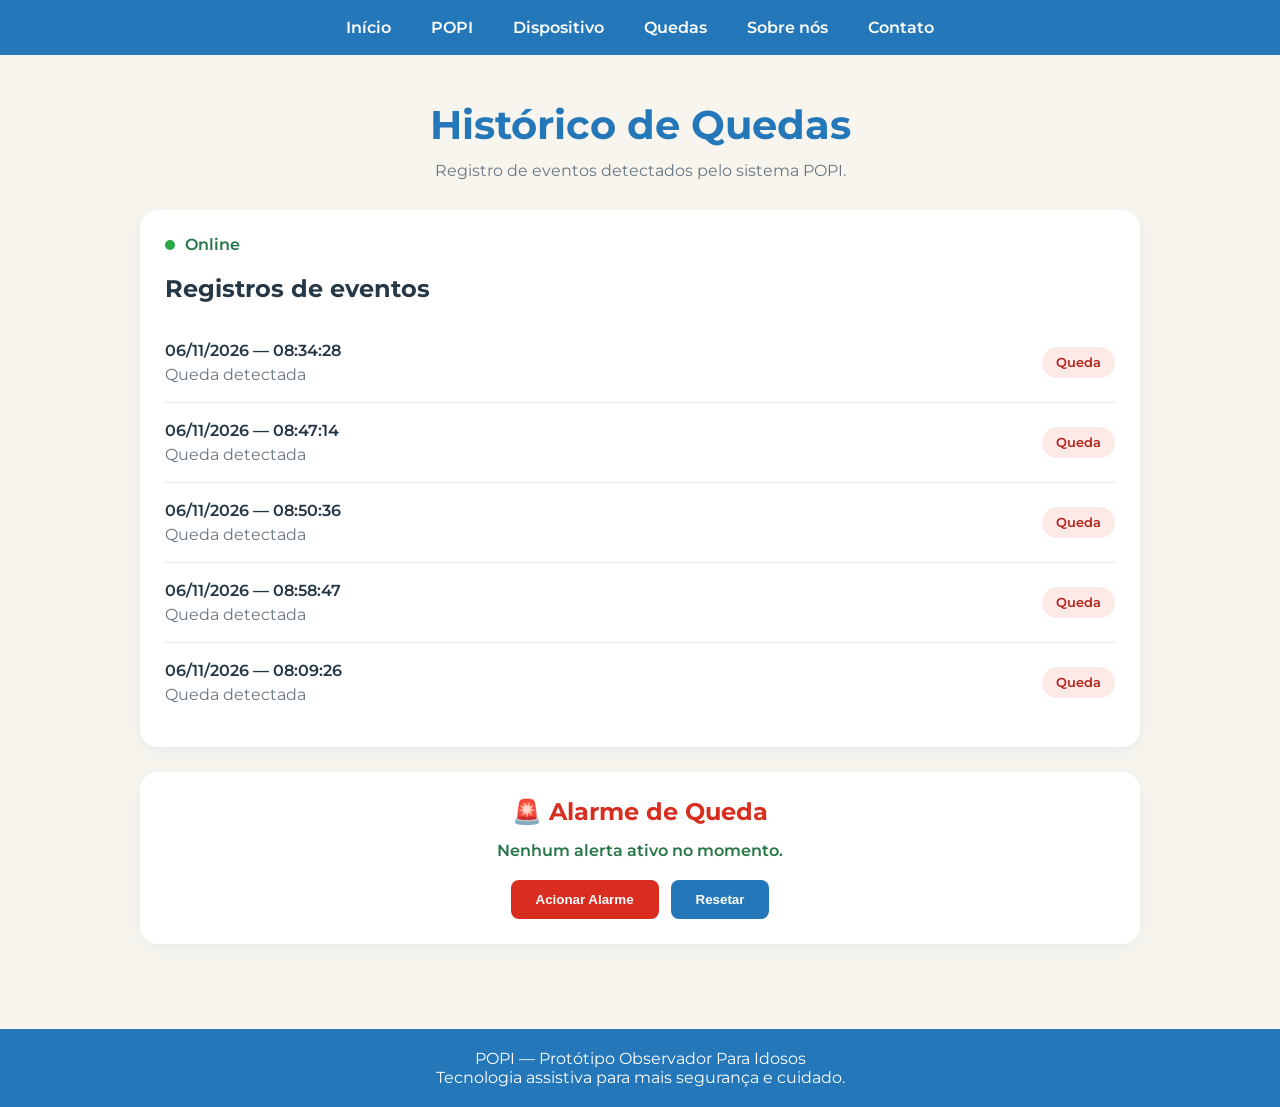
<file: quedas.html>
<!DOCTYPE html>
<html lang="pt-BR">
<head>
<meta charset="UTF-8">
<meta name="viewport" content="width=device-width, initial-scale=1.0">
<title>Histórico de Quedas | POPI</title>

<link rel="preconnect" href="https://fonts.googleapis.com">
<link rel="preconnect" href="https://fonts.gstatic.com" crossorigin>
<link href="https://fonts.googleapis.com/css2?family=Montserrat:wght@400;500;600;700&display=swap" rel="stylesheet">

<style>

*{
  margin:0;
  padding:0;
  box-sizing:border-box;
}

body{
  font-family:'Montserrat',sans-serif;
  background:#F8F5EE;
  color:#263746;
  min-height:100vh;
  display:flex;
  flex-direction:column;
}

/* CABEÇALHO */

header{
  width:100%;
  background:#2477B8;
  padding:18px 5%;
}

nav{
  display:flex;
  justify-content:center;
}

nav ul{
  display:flex;
  gap:40px;
  list-style:none;
  flex-wrap:wrap;
}

nav a{
  color:white;
  text-decoration:none;
  font-weight:600;
}

nav a:hover{
  text-decoration:underline;
}

/* CONTEÚDO */

main{
  width:min(1000px,92%);
  margin:45px auto;
  flex:1;
}

.titulo{
  text-align:center;
  margin-bottom:30px;
}

.titulo h1{
  color:#2477B8;
  font-size:clamp(1.8rem,4vw,2.5rem);
  margin-bottom:12px;
}

.titulo p{
  color:#687782;
}

.painel{
  background:white;
  border-radius:18px;
  padding:25px;
  margin-bottom:25px;
  box-shadow:0 4px 18px rgba(36,119,184,.08);
}

.status{
  display:flex;
  align-items:center;
  gap:10px;
  color:#267546;
  font-weight:600;
  margin-bottom:20px;
}

.indicador{
  width:10px;
  height:10px;
  background:#28a745;
  border-radius:50%;
}

.painel h2{
  margin-bottom:20px;
}

.registro{
  display:grid;
  grid-template-columns:1fr auto;
  gap:12px;
  align-items:center;
  padding:18px 0;
  border-bottom:1px solid #e9edf2;
}

.registro:last-child{
  border-bottom:none;
}

.data{
  font-weight:600;
  margin-bottom:5px;
}

.descricao{
  color:#687782;
}

.etiqueta{
  background:#fde9e7;
  color:#b42318;
  border-radius:20px;
  padding:8px 14px;
  font-size:.8rem;
  font-weight:600;
}

/* ALARME */

.alarme{
  background:#ffffff;
  border-radius:18px;
  padding:25px;
  text-align:center;
  box-shadow:0 4px 18px rgba(36,119,184,.08);
}

.alarme h2{
  color:#d92d20;
  margin-bottom:15px;
}

#statusAlarme{
  font-weight:600;
  color:#267546;
  margin-bottom:20px;
}

.botoes-alarme{
  display:flex;
  justify-content:center;
  gap:12px;
  flex-wrap:wrap;
}

.botao-alarme{
  background:#d92d20;
  color:white;
  border:none;
  border-radius:8px;
  padding:12px 25px;
  cursor:pointer;
  font-weight:600;
}

.botao-alarme:hover{
  background:#b42318;
}

.botao-reset{
  background:#2477B8;
  color:white;
  border:none;
  border-radius:8px;
  padding:12px 25px;
  cursor:pointer;
  font-weight:600;
}

.botao-reset:hover{
  background:#1f649b;
}

.alarme-ativo{
  background:#fff1f1;
  border:2px solid #d92d20;
}

/* RODAPÉ */

footer{
  background:#2477B8;
  color:white;
  text-align:center;
  padding:20px;
  margin-top:40px;
}

/* RESPONSIVO */

@media(max-width:600px){

  nav ul{
    gap:15px;
    justify-content:center;
  }

  .registro{
    grid-template-columns:1fr;
  }

  .etiqueta{
    justify-self:start;
  }

}

</style>
</head>

<body>

<header>

  <nav>
    <ul>
      <li><a href="index.html#inicio">Início</a></li>
      <li><a href="index.html#popi">POPI</a></li>
      <li><a href="index.html#dispositivo">Dispositivo</a></li>
      <li><a href="quedas.html">Quedas</a></li>
      <li><a href="index.html#sobre">Sobre nós</a></li>
      <li><a href="index.html#contato">Contato</a></li>
    </ul>
  </nav>

</header>

<main>

  <section class="titulo">
    <h1>Histórico de Quedas</h1>
    <p>Registro de eventos detectados pelo sistema POPI.</p>
  </section>

  <section class="painel">

    <div class="status">
      <span class="indicador"></span>
      <span>Online</span>
    </div>

    <h2>Registros de eventos</h2>

    <div class="registro">
      <div>
        <p class="data">06/11/2026 — 08:34:28</p>
        <p class="descricao">Queda detectada</p>
      </div>
      <span class="etiqueta">Queda</span>
    </div>

    <div class="registro">
      <div>
        <p class="data">06/11/2026 — 08:47:14</p>
        <p class="descricao">Queda detectada</p>
      </div>
      <span class="etiqueta">Queda</span>
    </div>

    <div class="registro">
      <div>
        <p class="data">06/11/2026 — 08:50:36</p>
        <p class="descricao">Queda detectada</p>
      </div>
      <span class="etiqueta">Queda</span>
    </div>

    <div class="registro">
      <div>
        <p class="data">06/11/2026 — 08:58:47</p>
        <p class="descricao">Queda detectada</p>
      </div>
      <span class="etiqueta">Queda</span>
    </div>

    <div class="registro">
      <div>
        <p class="data">06/11/2026 — 08:09:26</p>
        <p class="descricao">Queda detectada</p>
      </div>
      <span class="etiqueta">Queda</span>
    </div>

  </section>

  <section class="alarme">

    <h2>🚨 Alarme de Queda</h2>

    <p id="statusAlarme">
      Nenhum alerta ativo no momento.
    </p>

    <div class="botoes-alarme">

      <button class="botao-alarme" onclick="acionarAlarme()">
        Acionar Alarme
      </button>

      <button class="botao-reset" onclick="resetarAlarme()">
        Resetar
      </button>

    </div>

  </section>

</main>

<footer>
  <p>POPI — Protótipo Observador Para Idosos</p>
  <p>Tecnologia assistiva para mais segurança e cuidado.</p>
</footer>

<script>

function acionarAlarme(){

  const alarme = document.querySelector(".alarme");
  const status = document.getElementById("statusAlarme");

  alarme.classList.add("alarme-ativo");

  status.innerHTML =
  "🚨 EMERGÊNCIA! Queda detectada. Responsável notificado.";

  status.style.color = "#d92d20";
}

function resetarAlarme(){

  const alarme = document.querySelector(".alarme");
  const status = document.getElementById("statusAlarme");

  alarme.classList.remove("alarme-ativo");

  status.innerHTML =
  "Nenhum alerta ativo no momento.";

  status.style.color = "#267546";
}

</script>

</body>
</html>
</file>
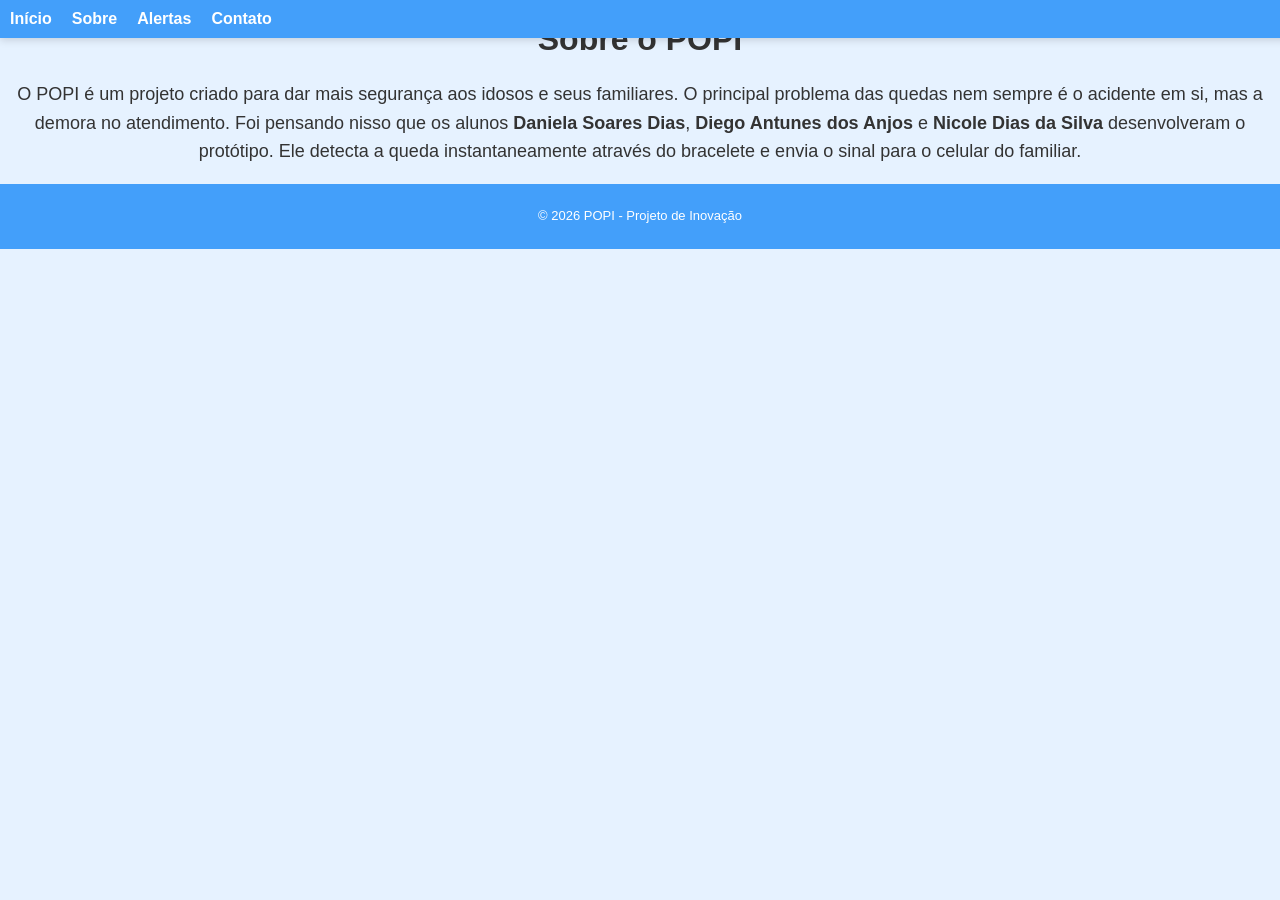
<file: sobre.html>
<!DOCTYPE html>
<html lang="pt-BR">
<head>
  <meta charset="UTF-8">
  <title>Sobre - POPI</title>
  <link rel="stylesheet" href="style.css">
</head>
<body>
  <nav>
    <ul>
      <li><a href="index.html">Início</a></li>
      <li><a href="sobre.html">Sobre</a></li>
      <li><a href="alertas.html">Alertas</a></li>
      <li><a href="contato.html">Contato</a></li>
    </ul>
  </nav>

  <h1>Sobre o POPI</h1>
  <p>
    O POPI é um projeto criado para dar mais segurança aos idosos e seus familiares.  
    O principal problema das quedas nem sempre é o acidente em si, mas a demora no atendimento.  
    Foi pensando nisso que os alunos <strong>Daniela Soares Dias</strong>, <strong>Diego Antunes dos Anjos</strong> e <strong>Nicole Dias da Silva</strong> desenvolveram o protótipo.  
    Ele detecta a queda instantaneamente através do bracelete e envia o sinal para o celular do familiar.
  </p>

  <footer>
    <p>&copy; 2026 POPI - Projeto de Inovação</p>
  </footer>
</body>
</html>
</file>
<file: style.css>
<style>

/* =========================
   CONFIGURAÇÕES GERAIS
   ========================= */

* {
  box-sizing: border-box;
}

html {
  scroll-behavior: smooth;
}

body {
  margin: 0;
  padding: 0;

  font-family: 'Montserrat', sans-serif;

  background-color: #e6f2ff;

  color: #333;

  text-align: center;
}


/* =========================
   MENU
   ========================= */

nav {
  background-color: #439ffa;

  padding: 10px;

  position: fixed;

  top: 0;
  left: 0;

  width: 100%;

  z-index: 1000;

  box-shadow: 0 2px 8px rgba(0,0,0,0.15);
}


nav ul {
  list-style: none;

  margin: 0;
  padding: 0;

  display: flex;

  justify-content: flex-start;

  align-items: center;
}


nav ul li {
  margin-right: 20px;
}


nav ul li a {
  text-decoration: none;

  font-weight: 600;

  color: #ffffff;

  font-family: 'Montserrat', sans-serif;

  transition: 0.3s;
}


nav ul li a:hover {
  text-decoration: underline;

  opacity: 0.85;
}


/* =========================
   TÍTULOS E TEXTOS
   ========================= */

h1,
h2,
h3 {
  font-family: 'Montserrat', sans-serif;
}


p {
  font-family: 'Montserrat', sans-serif;

  font-size: 18px;

  line-height: 1.6;
}


/* =========================
   ESPAÇO DO MENU FIXO
   ========================= */

.container {
  background: white;

  border-radius: 10px;

  padding: 30px;

  margin: 120px auto;

  width: 80%;

  max-width: 600px;

  box-shadow: 0 4px 12px rgba(0,0,0,0.1);
}


/* =========================
   HERO / PÁGINA INICIAL
   ========================= */

.hero {

  background-image: url("https://www.cartacapital.com.br/wp-content/uploads/2012/06/saude-1.jpg");

  background-size: cover;

  background-position: center;

  background-repeat: no-repeat;

  height: 100vh;

  min-height: 600px;

  width: 100%;

  display: flex;

  justify-content: center;

  align-items: center;

  text-align: center;

  color: white;

  position: relative;

  text-shadow: 0 2px 6px rgba(0,0,0,0.7);
}


/* Conteúdo do HERO */
/* Sem quadrado transparente */

.hero-content {

  max-width: 900px;

  padding: 30px;
}


/* Título "Bem-vindos" */

.hero h1 {

  margin: 0;

  font-family: 'Pacifico', cursive;

  font-size: 64px;

  font-weight: 400;

  line-height: 1.1;

  color: white;

  text-shadow: 0 3px 8px rgba(0,0,0,0.75);
}


/* Nome completo do projeto */

.hero .subtitle {

  margin-top: 18px;

  font-family: 'Montserrat', sans-serif;

  font-size: 22px;

  font-weight: 600;

  letter-spacing: 0.5px;

  color: white;

  text-shadow: 0 2px 6px rgba(0,0,0,0.8);
}


/* Frase */

.hero .description {

  margin-top: 18px;

  font-family: 'Montserrat', sans-serif;

  font-size: 18px;

  line-height: 1.6;

  color: white;

  text-shadow: 0 2px 6px rgba(0,0,0,0.8);
}


/* =========================
   BOTÃO
   ========================= */

.btn {

  display: inline-block;

  margin-top: 25px;

  padding: 12px 24px;

  background-color: #0066cc;

  color: white;

  text-decoration: none;

  border-radius: 8px;

  font-family: 'Montserrat', sans-serif;

  font-weight: 600;

  transition: 0.3s;

  box-shadow: 0 4px 10px rgba(0,0,0,0.25);
}


.btn:hover {

  background-color: #004c99;

  transform: translateY(-2px);
}


/* =========================
   SEÇÕES
   ========================= */

section {

  padding: 60px 20px;

}


/* =========================
   DESTAQUES / POPI
   ========================= */

.destaques {

  background-color: #F8F5EE;

  padding: 65px 40px 40px;

  text-align: center;
}


.destaques-frase {

  max-width: 900px;

  margin: 0 auto 50px;

  font-size: 27px;

  font-weight: 600;

  line-height: 1.5;
}


/* =========================
   IMAGENS
   ========================= */

.imagens-container {

  max-width: 1200px;

  margin: 0 auto;

  display: grid;

  grid-template-columns: repeat(4, 1fr);

  gap: 25px;
}


.imagem-item {

  text-align: center;
}


.imagem-item img {

  width: 100%;

  height: 220px;

  object-fit: cover;

  display: block;

  border-radius: 10px;

  box-shadow: 0 4px 12px rgba(0,0,0,0.15);

  transition: 0.3s;
}


.imagem-item img:hover {

  transform: translateY(-4px);
}


.imagem-item p {

  margin-top: 15px;

  font-size: 15px;

  font-weight: 600;

  line-height: 1.5;
}


/* =====================
   AVALIAÇÕES
===================== */

.carrossel {
  max-width: 850px;
  margin: 0 auto;

  display: flex;
  flex-wrap: nowrap;

  overflow-x: auto;
  overflow-y: hidden;

  scroll-snap-type: x mandatory;
  scroll-behavior: smooth;

  scrollbar-width: none;
}

.carrossel::-webkit-scrollbar {
  display: none;
}

.avaliacao {
  flex: 0 0 100%;
  min-width: 100%;

  scroll-snap-align: start;

  padding: 40px;

  background-color: #DCEEFF;
  border-radius: 15px;

  box-sizing: border-box;
}

.estrelas {
    font-size: 28px;
    color: #E5A900;
    letter-spacing: 4px;
    margin-bottom: 20px;
}

.avaliacao p {
    font-size: 18px;
    line-height: 1.8;
    font-style: italic;
}

.avaliacao strong {
    display: block;
    margin-top: 20px;
    font-size: 16px;
}

/* INDICADORES */

.indicadores {
    display: flex;
    justify-content: center;
    gap: 10px;

    margin-top: 20px;
}

.indicador {
    width: 12px;
    height: 12px;

    border: none;
}

/* =========================
   COMENTÁRIOS
   ========================= */

.avaliacao {

  min-width: 100%;

  scroll-snap-align: center;

  padding: 40px;

  background-color: #DCEEFF;

  border-radius: 15px;

  box-shadow: 0 5px 15px rgba(0,0,0,0.10);

  display: flex;

  flex-direction: column;

  justify-content: center;

  align-items: center;

  min-height: 220px;
}


/* Estrelas */

.estrelas {

  font-size: 25px;

  letter-spacing: 4px;

  margin-bottom: 20px;

  color: #E5A900;
}


/* Texto do comentário */

.avaliacao p {

  max-width: 700px;

  margin: 0;

  font-size: 17px;

  line-height: 1.7;

  font-style: italic;
}


/* Nome */

.avaliacao strong {

  display: block;

  margin-top: 20px;

  font-size: 15px;
}


/* =========================
   BOLINHAS DO CARROSSEL
   ========================= */

.indicadores {

  display: flex;

  justify-content: center;

  align-items: center;

  gap: 10px;

  margin-top: 22px;
}


/* Cada bolinha */

.indicador {

  width: 10px;

  height: 10px;

  padding: 0;

  margin: 0;

  border: none;

  border-radius: 50%;

  background-color: #B8D3E8;

  cursor: pointer;

  transition: all 0.3s ease;
}


/* Bolinha ativa */

.indicador.ativo {

  width: 12px;

  height: 12px;

  background-color: #2477B8;
}


/* Efeito ao passar o mouse */

.indicador:hover {

  background-color: #185B8E;
}



/* POR QUE DO POPI */

.porque-popi {
  display: block;
  width: 100%;
  margin: 0 auto;
  padding: 60px 20px;
  text-align: center;
}

.porque-popi .porque-titulo {
  width: 100%;
  max-width: 1100px;
  margin: 0 auto 35px;
  text-align: center;
  font-size: 32px;
}

.porque-popi .porque-container {
  display: grid;
  grid-template-columns: repeat(3, minmax(0, 1fr));
  gap: 25px;
  width: 100%;
  max-width: 1100px;
  margin: 0 auto;
}

.porque-popi .porque-item {
  display: flex;
  align-items: center;
  justify-content: center;
  min-width: 0;
  margin: 0;
  padding: 25px;
  background-color: #DCEEFF;
  border-radius: 12px;
  box-shadow: 0 4px 12px rgba(0, 0, 0, 0.10);
}

.porque-popi .porque-item p {
  width: 100%;
  margin: 0;
  text-align: center;
  font-size: 16px;
  line-height: 1.8;
}

@media (max-width: 900px) {
  .porque-popi .porque-container {
    grid-template-columns: 1fr;
    max-width: 650px;
  }
}

@media (max-width: 600px) {
  .porque-popi {
    padding: 45px 20px;
  }

  .porque-popi .porque-titulo {
    font-size: 26px;
  }
}

/* =========================
   DISPOSITIVO
   ========================= */

.dispositivo {
  padding: 60px 40px;
}

.dispositivo h2 {
  text-align: center;
  font-size: 32px;
  margin-bottom: 40px;
}

.dispositivo-container {
  display: flex;
  align-items: center;
  justify-content: center;
  gap: 50px;

  max-width: 1100px;
  margin: 0 auto;
}

.dispositivo-imagem {
  width: 40%;
}

.dispositivo-imagem img {
  width: 100%;
  max-width: 400px;
  display: block;
}

.dispositivo-texto {
  width: 60%;

  text-align: left;

  font-size: 17px;
  line-height: 1.8;
}


/* =========================
   SOBRE NÓS
   ========================= */

.sobre-nos {

  padding: 60px 40px 70px;

  text-align: center;
}


.sobre-nos h2 {

  margin-bottom: 35px;

  font-size: 32px;

  font-weight: 700;

  text-transform: uppercase;
}


.sobre-nos-texto {

  max-width: 1000px;

  margin: 0 auto 45px;

  font-size: 17px;

  line-height: 1.8;

  text-align: justify;
}


/* =========================
   FEIRAS
   ========================= */

.feiras-carrossel {

  max-width: 1000px;

  margin: 0 auto;

  display: flex;

  gap: 20px;

  overflow-x: auto;

  scroll-snap-type: x mandatory;

  scrollbar-width: none;

  padding: 10px 5px 20px;
}


.feiras-carrossel::-webkit-scrollbar {

  display: none;
}


.feira-item {

  flex: 0 0 280px;

  scroll-snap-align: center;

  background-color: #EAF4FC;

  border-radius: 12px;

  padding: 8px;

  box-shadow: 0 4px 12px rgba(0,0,0,0.12);
}


.feira-item img {

  width: 100%;

  height: 190px;

  object-fit: cover;

  border-radius: 8px;
}


.feira-item p {

  margin: 12px 5px 8px;

  font-size: 14px;

  font-weight: 600;

  line-height: 1.4;
}


/* =========================
   CONTATO
   ========================= */

.contato {

  padding: 60px 20px 70px;

  text-align: center;
}


.contato h2 {

  margin-bottom: 40px;

  font-size: 32px;

  font-weight: 700;

  text-transform: uppercase;
}


.contatos-container {

  display: flex;

  flex-direction: column;

  align-items: center;

  justify-content: center;

  gap: 18px;
}


.contato-item {

  display: flex;

  align-items: center;

  justify-content: center;

  gap: 10px;

  font-size: 15px;
}


.contato-item i {

  width: 22px;

  font-size: 18px;

  color: #2477B8;

  text-align: center;
}


.contato-item a {

  color: #000000;

  text-decoration: none;
}


.contato-item a:hover {

  color: #2477B8;
}


/* =========================
   RODAPÉ
   ========================= */

footer {

  background-color: #439ffa;

  color: white;

  text-align: center;

  padding: 22px;

  font-family: 'Montserrat', sans-serif;
}


footer p {

  margin: 0;

  font-size: 13px;
}


/* =========================
   TABLET
   ========================= */

@media (max-width: 900px) {

  .imagens-container {

    grid-template-columns: repeat(2, 1fr);

  }


  .porque-container {

    grid-template-columns: 1fr;

    max-width: 750px;

  }


  .dispositivo-container {

    grid-template-columns: 0.9fr 1.1fr;

    gap: 20px;

  }


  .dispositivo-imagem img {

    max-height: 300px;

  }

}


/* =========================
   CELULAR
   ========================= */

@media (max-width: 600px) {

  nav {

    padding: 12px 8px;

  }


  nav ul {

    justify-content: center;

    flex-wrap: wrap;

    gap: 8px 13px;

  }


  nav ul li {

    margin-right: 0;

  }


  nav ul li a {

    font-size: 11px;

  }


  .hero {

    height: 450px;

    min-height: 450px;

  }


  .hero h1 {

    font-size: 42px;

  }


  .hero .subtitle {

    font-size: 17px;

  }


  .hero .description {

    font-size: 15px;

  }


  .destaques {

    padding: 50px 20px 40px;

  }


  .destaques-frase {

    font-size: 21px;

    margin-bottom: 35px;

  }


  .imagens-container {

    grid-template-columns: 1fr;

    gap: 35px;

  }


  .imagem-item img {

    height: 230px;

  }


  .avaliacoes {

    padding: 30px 15px 60px;

  }


  .avaliacoes-titulo {

    font-size: 24px;

  }


  .avaliacao {

    padding: 30px 20px;

    min-height: 280px;

  }


  .avaliacao p {

    font-size: 15px;

  }


  .indicadores {

    margin-top: 18px;

  }


  .porque-popi {

    padding: 50px 20px 60px;

  }


  .porque-popi h2 {

    font-size: 26px;

  }


  .dispositivo {

    padding: 45px 15px 60px;

  }


  .dispositivo h2 {

    font-size: 26px;

    margin-bottom: 30px;

  }


  .dispositivo-container {

    grid-template-columns: 0.85fr 1.15fr;

    gap: 12px;

    align-items: center;

  }


  .dispositivo-imagem img {

    max-height: 220px;

  }


  .dispositivo-texto {

    font-size: 11px;

    line-height: 1.5;

  }


  .sobre-nos {

    padding: 50px 20px 60px;

  }


  .sobre-nos h2 {

    font-size: 26px;

  }


  .sobre-nos-texto {

    font-size: 14px;

    text-align: left;

  }


  .feira-item {

    flex: 0 0 230px;

  }


  .feira-item img {

    height: 155px;

  }


  .contato h2 {

    font-size: 26px;

  }

}


/* CARROSSEL DE AVALIAÇÕES */
.carrossel {
  display: flex !important;
  flex-direction: row !important;
  flex-wrap: nowrap !important;

  width: 100%;
  max-width: 100%;
  margin: 0;
  padding: 0;

  overflow-x: auto !important;
  overflow-y: hidden;

  scroll-snap-type: x mandatory;
  scroll-behavior: smooth;
  -webkit-overflow-scrolling: touch;

  scrollbar-width: none;
  box-sizing: border-box;
}

.carrossel::-webkit-scrollbar {
  display: none;
}

/* CADA AVALIAÇÃO OCUPA UMA PÁGINA */
.carrossel > .avaliacao {
  display: flex;
  flex-direction: column;

  flex: 0 0 100% !important;
  width: 100% !important;
  min-width: 100% !important;
  max-width: 100% !important;

  box-sizing: border-box;
  scroll-snap-align: start;
  scroll-snap-stop: always;

  padding: 40px;
  background-color: #DCEEFF;
  border-radius: 15px;
  box-shadow: 0 5px 15px rgba(0, 0, 0, 0.10);

  justify-content: center;
  align-items: center;
  min-height: 220px;
}

.registro-queda{
  background:#F5F9FC;
  border:1px solid #DCE6EC;
  border-radius:12px;
  padding:16px;
  margin-bottom:12px;
}

.registro-queda h3{
  margin:0 0 8px;
  color:#2477B8;
}

.registro-queda p{
  margin:4px 0;
}

.aviso-demonstracao{
  background:#FFF3E0;
  padding:12px;
  border-radius:8px;
  margin-bottom:15px;
}
</file>
